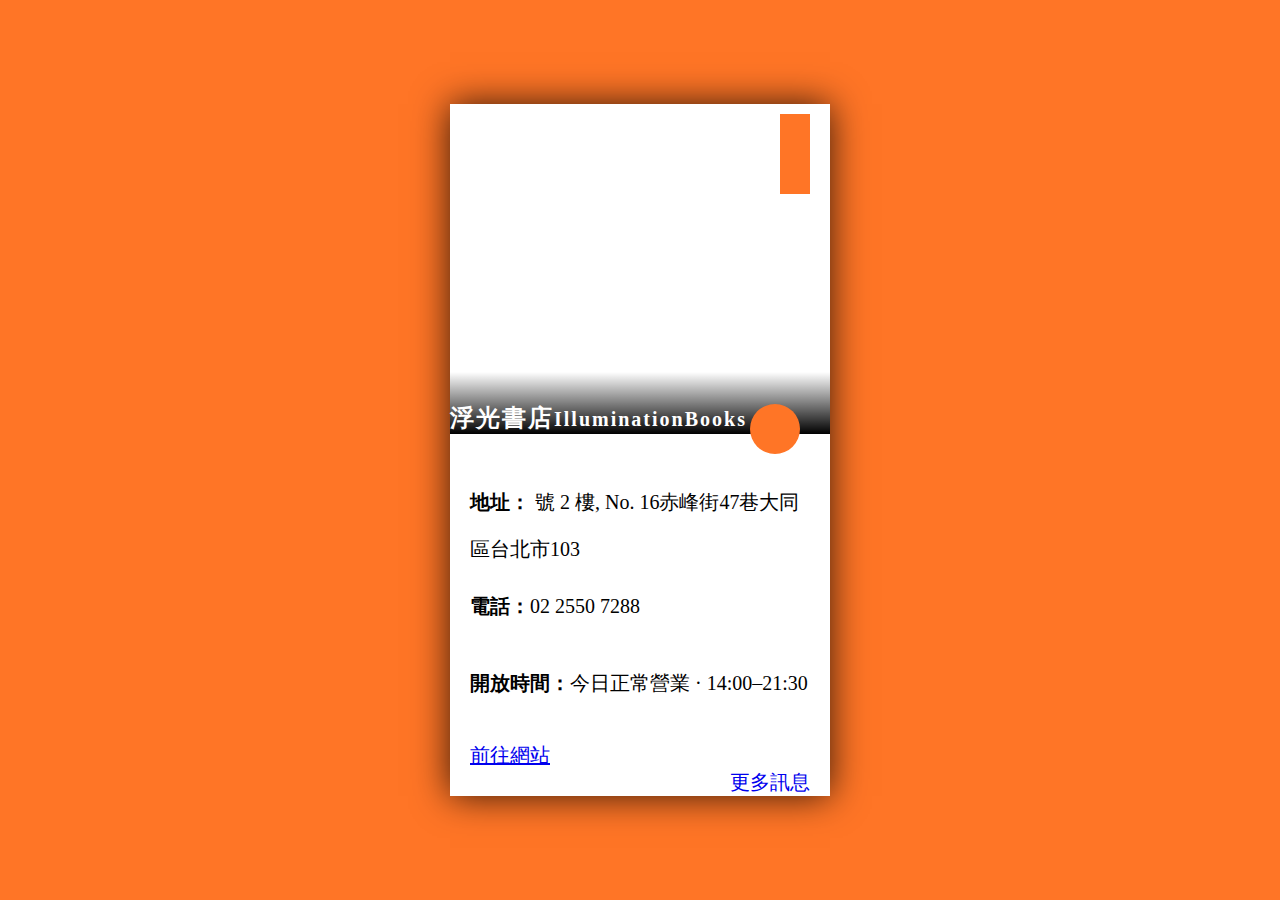
<file: 20240308/index.html>
<!DOCTYPE html>
<html lang="en">
<head>
    <meta charset="UTF-8">
    <meta http-equiv="X-UA-Compatible" content="IE=edge">
    <meta name="viewport" content="width=device-width, initial-scale=1.0">
    <title>浮光書店</title>
    <link rel="stylesheet" href="index.css">
</head>
<body>
    <div class="box">
        <div class="top">
            <h2 class="name">浮光書店<span class="smallText">IlluminationBooks</span></h2>
            <div class="tag"></div>
            <div class="cirbutton"></div>
        </div>
        <div class="bottom">
            <ul>
                <li><h3>地址：</h3> 號 2 樓, No. 16赤峰街47巷大同區台北市103</li>
                <li><h3>電話：</h3>02 2550 7288</li>
                <li><h3>開放時間：</h3>今日正常營業 · 14:00–21:30</li>
            </ul>
            
            <div class="buttons">
                <div class="btn btnWebsite"><a href="https://www.sinyicharity.org.tw/news/content/21"target="_blank">前往網站</div>
                <div class="btn btnNews">更多訊息</div>
            </div>
            
        </div>
    </div>

</body>
</html>
</file>
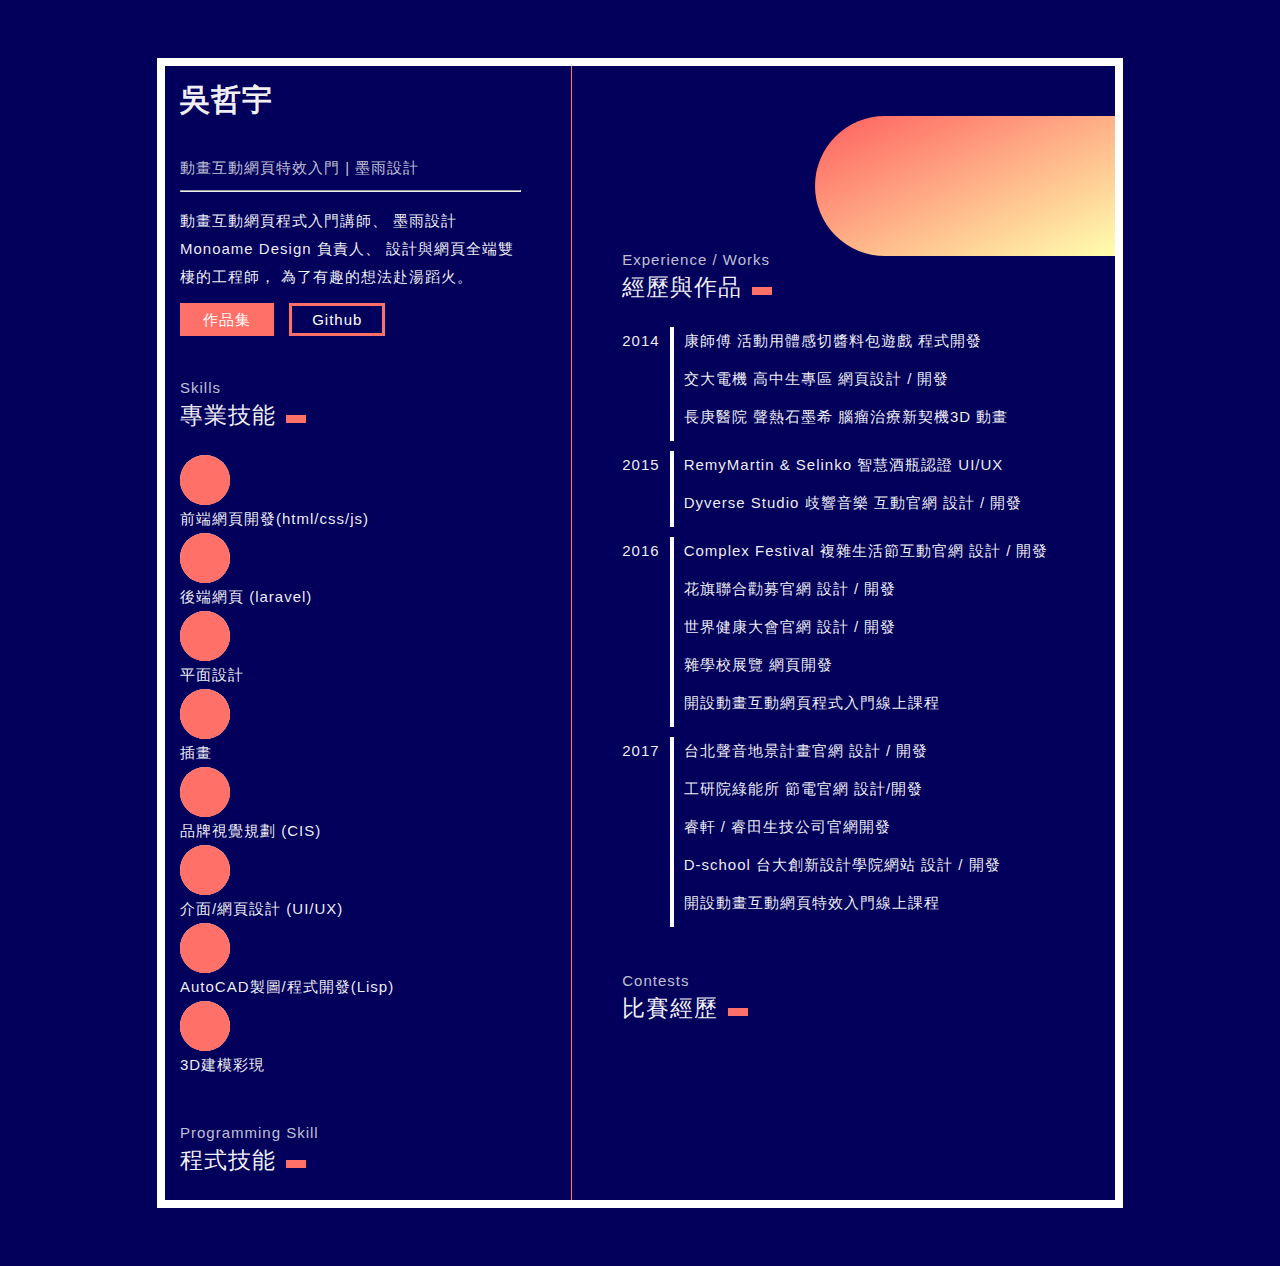
<file: 20240409/index.html>
<!DOCTYPE html>
<html lang="en">
<head>
    <meta charset="UTF-8">
    <meta http-equiv="X-UA-Compatible" content="IE=edge">
    <meta name="viewport" content="width=device-width, initial-scale=1.0">
    <title>我的履歷表</title>
    <!-- 以下為串接index.css檔案格式 -->    
    <link rel="stylesheet" href="index.css"></head>
<body>
    <!--使用emmet語法，請輸入   .resume>.left+.right  -->
    <!-- 按下enter鍵，就可以產生以下 -->
  <div class="resume">
    <div class="left">
        <h1>吳哲宇</h1>
        <h4>動畫互動網頁特效入門 | 墨雨設計</h4>
        <hr>
        <p>動畫互動網頁程式入門講師、
            墨雨設計 Monoame Design 負責人、
            設計與網頁全端雙棲的工程師，
            為了有趣的想法赴湯蹈火。
        </p>
        <!-- .buttons>a.btn.fill{作品集}+a.btn{Github} -->
        <div class="buttons">            
            <a class= "btn fill" href="page2.html" target="_blank">作品集</a>                     
            <a class="btn" href="page1.html" target="_blank">Github</a>          
        </div>        
        <div class="block Skill">
            <h4>Skills</h4>
            <h2>專業技能</h2>
            <!-- ul.listSkill>li*8 -->
            <ul class="listSkill">
                <li>
                    <div class="circle">
                        <div class="p90"></div>
                        <div class="p180"></div>
                        <div class="p270"></div>
                        <div class="p360"></div>
                    </div>
                    前端網頁開發(html/css/js)</li>
                <li>
                    <div class="circle">
                        <div class="p90"></div>
                        <div class="p180"></div>
                        <div class="p270"></div>
                        <div class="p360"></div>
                    </div>
                    後端網頁 (laravel)</li>
                <li>
                    <div class="circle">
                        <div class="p90"></div>
                        <div class="p180"></div>
                        <div class="p270"></div>
                        <div class="p360"></div>
                    </div>
                    平面設計</li>
                <li>
                    <div class="circle">
                        <div class="p90"></div>
                        <div class="p180"></div>
                        <div class="p270"></div>
                        <div class="p360"></div>
                    </div>
                    插畫</li>
                <li>
                    <div class="circle">
                        <div class="p90"></div>
                        <div class="p180"></div>
                        <div class="p270"></div>
                        <div class="p360"></div>
                    </div>
                    品牌視覺規劃 (CIS)</li>
                <li>
                    <div class="circle">
                        <div class="p90"></div>
                        <div class="p180"></div>
                        <div class="p270"></div>
                        <div class="p360"></div>
                    </div>
                    介面/網頁設計 (UI/UX)</li>
                <li>
                    <div class="circle">
                        <div class="p90"></div>
                        <div class="p180"></div>
                        <div class="p270"></div>
                        <div class="p360"></div>
                    </div>
                    AutoCAD製圖/程式開發(Lisp)</li>
                <li>
                    <div class="circle">
                        <div class="p90"></div>
                        <div class="p180"></div>
                        <div class="p270"></div>
                        <div class="p360"></div>
                    </div>
                    3D建模彩現</li>
            </ul>
        </div>
        <div class="block Programming">
            <h4>Programming Skill</h4>
            <h2>程式技能</h2>
        </div>
    </div>
    <div class="right">
        <div class="decoration"></div>
        <div class="block Experience">
            <h4>Experience / Works</h4>
            <h2>經歷與作品</h2>
            <ul class="listExperience">
                <li class="year">2014
                    <ul>
                        <li>康師傅 活動用體感切醬料包遊戲 程式開發</li>
                        <li>交大電機 高中生專區 網頁設計 / 開發</li>
                        <li>長庚醫院 聲熱石墨希 腦瘤治療新契機3D 動畫</li>
                    </ul>
                </li>
                <li class="year">2015
                    <ul>
                        <li>RemyMartin & Selinko 智慧酒瓶認證 UI/UX</li>
                        <li>Dyverse Studio 歧響音樂 互動官網 設計 / 開發</li>
                    </ul>
                </li>
                <li class="year">2016
                    <ul>
                        <li>Complex Festival 複雜生活節互動官網 設計 / 開發</li>
                        <li>花旗聯合勸募官網 設計 / 開發</li>
                        <li>世界健康大會官網 設計 / 開發</li>
                        <li>雜學校展覽 網頁開發</li>
                        <li>開設動畫互動網頁程式入門線上課程</li>
                    </ul>
                </li>
                <li class="year">2017
                    <ul>
                        <li>台北聲音地景計畫官網 設計 / 開發</li>
                        <li>工研院綠能所 節電官網 設計/開發</li>
                        <li>睿軒 / 睿田生技公司官網開發</li>
                        <li>D-school 台大創新設計學院網站 設計 / 開發</li>
                        <li>開設動畫互動網頁特效入門線上課程</li>
                    </ul>
                </li>
            </ul>
        </div>
        <div class="block Contests">
            <h4>Contests</h4>
            <h2>比賽經歷</h2>
        </div>
    </div>
  </div>
    
</body>
</html>
</file>
<file: 20240308/index.css>
*{
    /* border: solid 2px black; */
    font-family: 微軟正黑體;
    font-size: 20px;
}
html,body{
    background-color: #ff7526;
    display: flex;
    justify-content: center;
    align-items: center;
    width: 100%;
    height: 100%;
    font-size: 14px;
    margin: 0px;
}
.box{
    width: 380px;
    background-color: #fff;
    box-shadow: 0px 0px 35px rgba(0,0,0,0.8);
}
.box:hover{
    box-shadow: 5px 5px 60px rgba(0,0,0,1);
}
.top{
    height:330px;
    background-image:url(https://pic.pimg.tw/sidney6811/1529508979-1559019819_n.jpg);
    background-size: cover;
    position: relative;   /*讓框內的文字為相對位置*/
  }
  .top .name{
    position: absolute;
    margin:0px; /*沒輸入這行，會因為h3預設與下框有距離*/
    color: #fff;
    font-size: 24px;
    left: 0px;
    bottom: 0px;
    letter-spacing: 2px; /*字間距離調大*/  
    background:linear-gradient(transparent 0%,black 100%);
    padding-top: 30px;
    width: 100%;
    box-sizing: border-box;
    
    

      
  }
  .top.name.smallText{
    font-size: 10px;
  }

  .cirbutton{
    width: 50px;
    height: 50px;
    background-color: #ff7526;
    position: absolute;
    right: 30px;
    bottom: -20px;
    border-radius: 25px; /*設定寬高的一半變成圓弧*/

  }
  .tag{
    width: 30px;
    height: 80px;
    background-color: #ff7526;
    position: absolute;
    right: 20px;
    top: 10px;
  }
  .bottom{
    padding: 10px 20px 20px 20px; /*左上 右上 右下 左下*/
    font-size: 20px;

  }
  .bottom li{
    padding: 5px 0px ;/*左上 右上 右下 左下*/
  }
  .bottom h3{
    display: inline-block;
  }
  .bottom ul{
    list-style: none;
    padding-left: 0px;
  }
  .bottons.btn{
    display: inline-block;
    letter-spacing: 2px;
    padding: 10px 25px;
    
  }
  .btnNews{
    float: right;
  }
  .bottons{
    margin-top: 30px;
  }
</file>
<file: 20240409/index.css>
/* *{
    border:solid 1px white;
} */
body{
    padding: 50px;
    display: flex;
    justify-content: center;
    background-color: #02005B;
    color: rgba(255,255,255,0.95);
    font-size: 15px;
    line-height: 28px;
    letter-spacing: 1px;
    font-family: "微軟正黑體",sans-serif;
}
.resume{
    /* 讓resum內的兩個div左右呈現 */
    display: flex;
    max-width: 950px;
    border:solid 8px white;
}
.left{
    /* 顯示整個螢幕的5份 */
    flex: 5;
    padding-left: 15px;
    padding-right: 50px;
    border-right: solid 1px #FF7168;
}
.right{
    /* 顯示整個螢幕的7份 */
    flex: 7;
    padding-right: 15px;
    padding-left: 50px;
    /*相對位置，設定right底下的div都已right左上角為座標*/
    position: relative;
}
ul{
    /* 設定每個項目前面不要顯示圓圈或是數字 */
    list-style: none;
    /* 讓每個項目前面不要有距離 */
    padding: 0px;

}
/* 每個block英文標題 */
h4{
    margin: 0px;
    margin-top: 40px;
    /* 設定文字粗體大小與透明度 */
    font-weight: 400;
    opacity: 0.8;
}
/* 每個block中文標題 */
h2{
    margin: 0px;
    margin-bottom: 25px;
    font-weight: 400;
}

/* 在HTML有h2指令的文字內容，後面都需要加上以下的格式設定 */
h2::after{
content:"";
width: 20px;
height: 8px;
background-color: #FF7168;
display: inline-block;
margin-left: 10px;
}
a{
    color:white; /*設定顏色為白色*/
    text-decoration: none; /*超連結文字無底線*/
    border: solid 1px white;/**/
}
.btn{
    border: solid 3px #FF7168;
    padding: 5px 20px;
    margin-right: 10px;
}
.fill{
    background-color: #FF7168;
}
.decoration{
    width: 300px;
    height: 140px;
    background: linear-gradient(to bottom right,#ff5f5f,#ffffae);
    /*產生方塊角的圓弧:左上右上右下左下*/
    border-radius: 70px 0px 0px 70px;
    position: absolute;
    right: 0px;
    top: 50px;

}
.Experience{
    margin-top: 180px;
}
/*代表在.listExperience 裡面的所有li都要遵循這樣的格式
所以在第一層跟第二層的li都遵循一樣的格式，第二層以下都不做*/
.listExperience li{
    display: flex;
    margin-bottom: 10px;
}
.listExperience li ul{
    padding-left: 10px;
    margin-left: 10px;
    border-left: solid 4px white;
}
.circle{
    width: 50px;
    height: 50px;
    background-color: #fff;
    border-radius: 25px;
    position: relative;
    overflow: hidden;
}
.p90,.p180,.p270,.p360{
    width: 50%;
    height: 50px;
    background-color: #FF7168;
    position: absolute;
    left: 50%;
    top: 0;
}
.p180{
    top: 50%;
}
.p270{
    left: 0;
    top: 50%;
}
.p360{
    left: 0;
}
.circle::after{
    content: "";
    background-color: #02005B;
    width: calc(100%-20px);
    height: calc(100%-20px);
    position: absolute;
    left: 50%;
    top: 50%;
}
</file>
